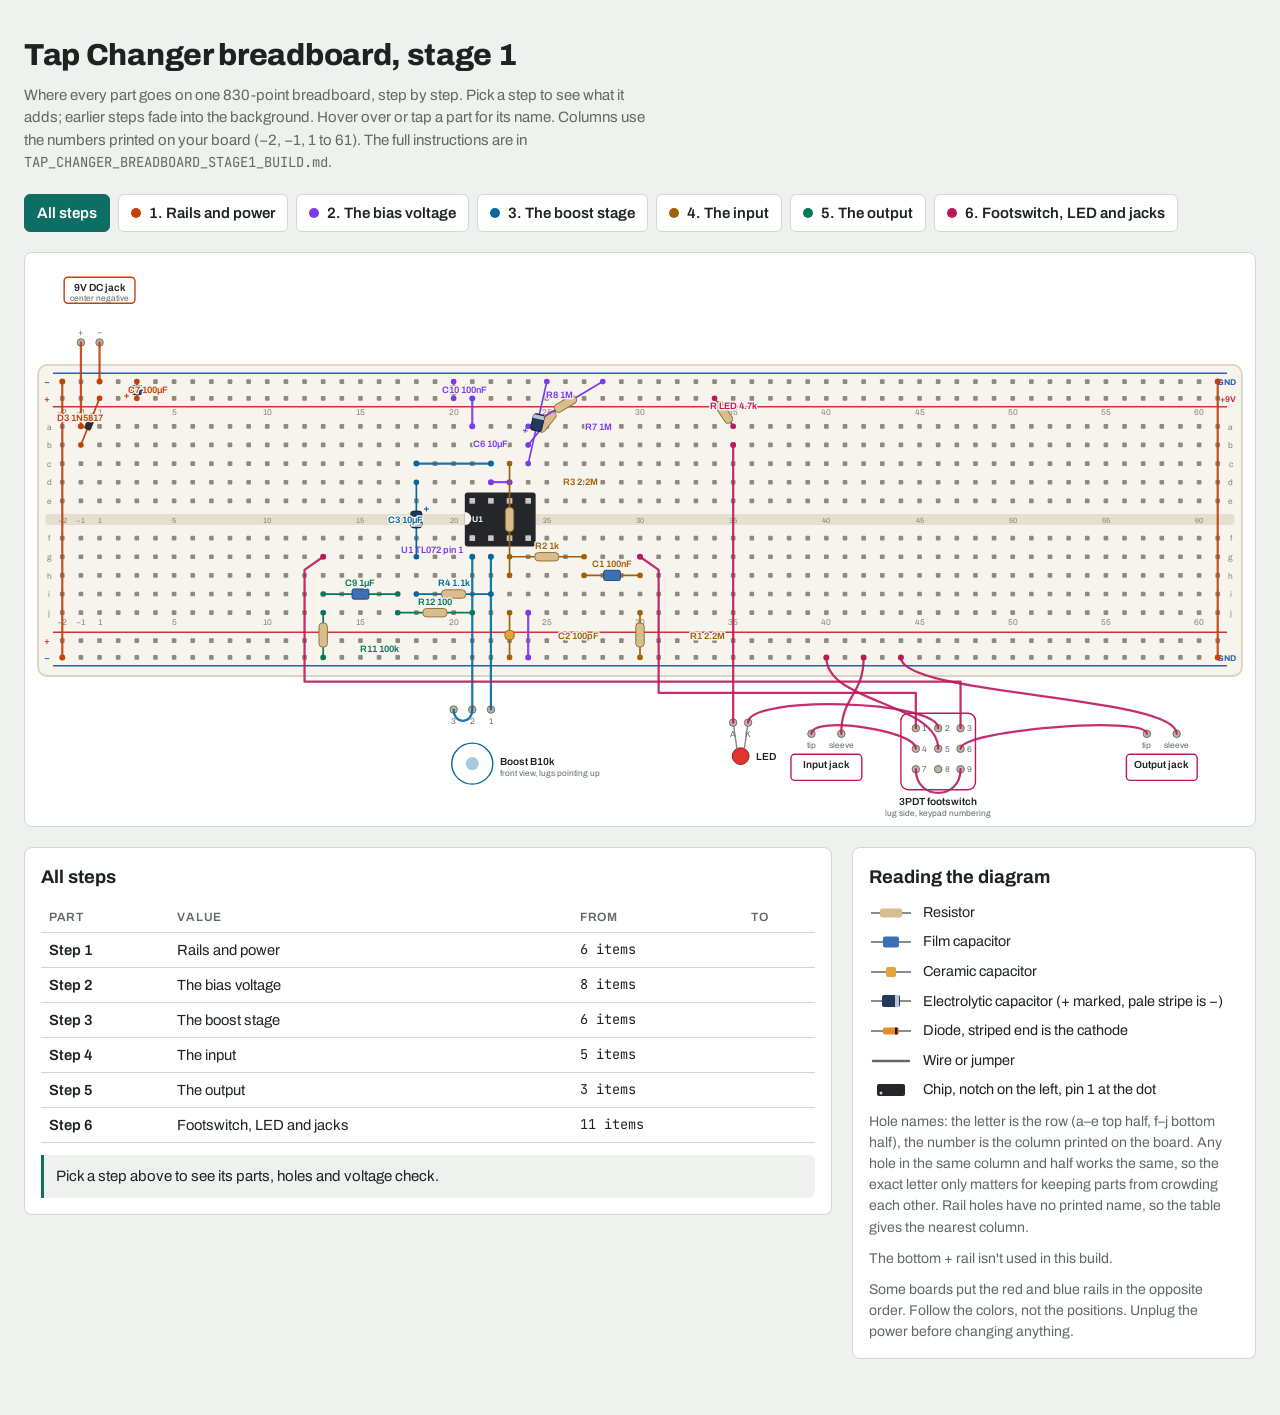
<file: pedals/boost/TAP_CHANGER_BREADBOARD_STAGE1_LAYOUT.html>
<!DOCTYPE html>
<html lang="en">
<meta charset="utf-8">
<meta name="viewport" content="width=device-width, initial-scale=1, viewport-fit=cover">
<title>Tap Changer Breadboard Layout</title>
<meta name="claude:viewport-fit-sides" content="cover">
<link rel="stylesheet" href="https://fonts.googleapis.com/css2?family=Archivo:wght@400;600;800&family=JetBrains+Mono:wght@400;600&display=swap">
<style>
/* Layout: header, step selector, wide scrollable board diagram, then the selected step's placement table */
:root {
  --bg: #eef1ee; --panel: #ffffff; --fg: #1d2420; --muted: #5d6b63; --line: #cfd8d2;
  --accent: #0f6e64; --accent-fg: #ffffff;
  --board: #f6f4ec; --board-edge: #d9d4c4; --hole: #8f8a7c; --groove: #e4dfcf;
  --rail-red: #d0343a; --rail-blue: #2f5fb3;
  --s1: #c2410c; --s2: #7c3aed; --s3: #0369a1; --s4: #a16207; --s5: #047857; --s6: #be185d;
  --font-display: "Archivo", "Segoe UI", system-ui, sans-serif;
  --font-body: "Archivo", "Segoe UI", system-ui, sans-serif;
  --font-mono: "JetBrains Mono", ui-monospace, Consolas, monospace;
}
@media (prefers-color-scheme: dark) { :root:not([data-theme="light"]) {
  --bg: #141917; --panel: #1c2320; --fg: #e4ebe7; --muted: #9aaba2; --line: #2e3833;
  --accent: #3fb8a8; --accent-fg: #0d1513; --board: #e9e6dc; --board-edge: #bdb7a5; color-scheme: dark } }
:root[data-theme="dark"] {
  --bg: #141917; --panel: #1c2320; --fg: #e4ebe7; --muted: #9aaba2; --line: #2e3833;
  --accent: #3fb8a8; --accent-fg: #0d1513; --board: #e9e6dc; --board-edge: #bdb7a5; color-scheme: dark }
body { background: var(--bg); color: var(--fg); font-family: var(--font-body); font-size: 15px; line-height: 1.5; }
.wrap { max-width: 1400px; margin: 0 auto; padding-block: 24px 48px;
  padding-left: max(16px, env(safe-area-inset-left, 0px)); padding-right: max(16px, env(safe-area-inset-right, 0px));
  display: grid; gap: 20px; }
header { display: grid; gap: 6px; }
h1 { font-family: var(--font-display); font-weight: 800; font-size: 1.9rem; margin: 0; text-wrap: balance; letter-spacing: -0.01em; }
.sub { color: var(--muted); margin: 0; max-width: 70ch; }
.mono { font-family: var(--font-mono); font-size: 0.92em; }
.steps { display: flex; flex-wrap: wrap; gap: 8px; }
.steps button { font: inherit; font-weight: 600; border: 1px solid var(--line); background: var(--panel); color: var(--fg);
  padding: 7px 12px; border-radius: 6px; cursor: pointer; display: inline-flex; align-items: center; gap: 8px; }
.steps button .dot { width: 10px; height: 10px; border-radius: 50%; }
.steps button[aria-pressed="true"] { background: var(--accent); color: var(--accent-fg); border-color: var(--accent); }
.steps button:focus-visible { outline: 2px solid var(--accent); outline-offset: 2px; }
.board-scroll { overflow-x: auto; background: var(--panel); border: 1px solid var(--line); border-radius: 8px; }
.board-scroll svg { display: block; width: 100%; min-width: 1050px; height: auto; }
.info { display: grid; grid-template-columns: minmax(0, 2fr) minmax(0, 1fr); gap: 20px; align-items: start; }
@media (max-width: 860px) { .info { grid-template-columns: minmax(0, 1fr); } }
.card { background: var(--panel); border: 1px solid var(--line); border-radius: 8px; padding: 16px; min-width: 0; }
.card h2 { font-family: var(--font-display); font-size: 1.15rem; margin: 0 0 10px; }
.check { margin: 12px 0 0; padding: 10px 12px; border-left: 3px solid var(--accent); background: var(--bg); border-radius: 0 6px 6px 0; }
.table-scroll { overflow-x: auto; }
table { border-collapse: collapse; width: 100%; font-size: 0.92rem; }
th, td { text-align: left; padding: 6px 8px; border-bottom: 1px solid var(--line); vertical-align: top; }
th { font-size: 0.75rem; text-transform: uppercase; letter-spacing: 0.06em; color: var(--muted); font-weight: 600; }
td.ref { font-weight: 600; white-space: nowrap; }
.legend { display: grid; gap: 8px; font-size: 0.9rem; }
.legend div { display: flex; gap: 10px; align-items: center; }
.legend svg { flex: none; }
.note { color: var(--muted); font-size: 0.88rem; margin: 10px 0 0; }
svg text { font-family: var(--font-body); }
.lbl { font-size: 10px; font-weight: 600; paint-order: stroke; stroke: var(--board); stroke-width: 3px; stroke-linejoin: round; }
.offlbl { font-size: 11px; font-weight: 600; fill: var(--fg); }
.offsmall { font-size: 9px; fill: var(--muted); }
.part { transition: opacity .2s; }
@media (prefers-reduced-motion: reduce) { .part { transition: none; } }
</style>

<div class="wrap">
  <header>
    <h1>Tap Changer breadboard, stage 1</h1>
    <p class="sub">Where every part goes on one 830-point breadboard, step by step. Pick a step to see what it adds; earlier steps fade into the background. Hover over or tap a part for its name. Columns use the numbers printed on your board (−2, −1, 1 to 61). The full instructions are in <span class="mono">TAP_CHANGER_BREADBOARD_STAGE1_BUILD.md</span>.</p>
  </header>

  <div class="steps" id="steps" role="group" aria-label="Build step"></div>

  <div class="board-scroll"><svg id="board" viewBox="0 0 1320 615" role="img" aria-label="Breadboard layout diagram"></svg></div>

  <div class="info">
    <div class="card">
      <h2 id="step-title"></h2>
      <div class="table-scroll"><table><thead><tr><th>Part</th><th>Value</th><th>From</th><th>To</th></tr></thead><tbody id="rows"></tbody></table></div>
      <p class="check" id="step-check"></p>
    </div>
    <div class="card">
      <h2>Reading the diagram</h2>
      <div class="legend" id="legend"></div>
      <p class="note">Hole names: the letter is the row (a–e top half, f–j bottom half), the number is the column printed on the board. Any hole in the same column and half works the same, so the exact letter only matters for keeping parts from crowding each other. Rail holes have no printed name, so the table gives the nearest column.</p>
      <p class="note">The bottom + rail isn't used in this build.</p>
      <p class="note">Some boards put the red and blue rails in the opposite order. Follow the colors, not the positions. Unplug the power before changing anything.</p>
    </div>
  </div>
</div>

<script>
const NS = 'http://www.w3.org/2000/svg';
const P = 20, X0 = 40, BY = 120;
const idx = c => c < 0 ? c + 3 : c + 2;
const colX = c => X0 + (idx(c) - 1) * P;
const ROWY = { a: 186, b: 206, c: 226, d: 246, e: 266, f: 306, g: 326, h: 346, i: 366, j: 386 };
const RAILY = { TB: 138, TR: 156, BR: 416, BG: 434 };
const RAILNAME = { TB: 'top − rail', TR: 'top + rail', BR: 'bottom + rail', BG: 'bottom − rail' };
const TOPY = 96, BOTY = 490;

const STEPS = [
  { n: 1, name: 'Rails and power', check: 'Plug in. Black probe on a − rail: about 8.6–8.8 V on the top + rail, 0 V on the bottom − rail.' },
  { n: 2, name: 'The bias voltage', check: 'Wait about 20 seconds. b21: the same as your rail reading. a22: about 4.3 V, half your rail reading. d24: about 4.3 V, and it can read a little low.' },
  { n: 3, name: 'The boost stage', check: 'No check on this step: this half of the chip won\'t settle until the input parts in the next step are in.' },
  { n: 4, name: 'The input', check: 'Wait about 20 seconds. h21 (the same strip as chip pin 1): about 4.3 V at every Boost setting. Don\'t measure chip pin 3: the meter loads R3 and reads low.' },
  { n: 5, name: 'The output', check: 'h13: 0 V, because C9 blocks the 4.3 V from reaching the amp.' },
  { n: 6, name: 'Footswitch, LED and jacks', check: 'Power off, meter on continuity: the two jack tips beep in one footswitch position (bypass) and not the other. Plugged in: the LED lights with the boost on.' },
];

// Off-board parts and their terminals
const OFF = [
  { id: 'dc', step: 1, kind: 'jack', x: colX(1), y: 40, name: '9V DC jack', sub: 'center negative', top: true,
    terms: { '+': [colX(-1), TOPY, 'sleeve lug (+)'], '-': [colX(1), TOPY, 'center-pin lug (−)'] } },
  { id: 'pot', step: 3, kind: 'pot', x: colX(21), y: 548, name: 'Boost B10k', sub: 'front view, lugs pointing up',
    terms: { 3: [colX(20), BOTY, 'lug 3'], 2: [colX(21), BOTY, 'lug 2'], 1: [colX(22), BOTY, 'lug 1'] } },
  { id: 'led', step: 6, kind: 'led', x: colX(35.4), y: 540, name: 'LED',
    terms: { A: [colX(35), BOTY + 14, 'long leg'], K: [colX(35.8), BOTY + 14, 'short leg'] } },
  { id: 'in', step: 6, kind: 'jack', x: colX(40), y: 552, name: 'Input jack',
    terms: { tip: [colX(39.2), BOTY + 26, 'tip lug'], sleeve: [colX(40.8), BOTY + 26, 'sleeve lug'] } },
  { id: 'fs', step: 6, kind: 'fs', x: colX(46), y: 538, name: '3PDT footswitch', terms: {} },
  { id: 'out', step: 6, kind: 'jack', x: colX(58), y: 552, name: 'Output jack',
    terms: { tip: [colX(57.2), BOTY + 26, 'tip lug'], sleeve: [colX(58.8), BOTY + 26, 'sleeve lug'] } },
];
// footswitch lugs, numbered like a phone keypad
{ const fs = OFF.find(o => o.id === 'fs');
  for (let r = 0; r < 3; r++) for (let c = 0; c < 3; c++) fs.terms[r * 3 + c + 1] = [fs.x + (c - 1) * 24, fs.y - 28 + r * 22, 'lug ' + (r * 3 + c + 1)]; }
const OFFNAME = { dc: 'DC jack', pot: 'Boost pot', in: 'Input jack', fs: 'Footswitch', led: 'LED', out: 'Output jack' };

const CHIPS = [
  { step: 2, ref: 'U1', value: 'TL072', col: 21 },
];

// [step, kind, ref, value, from, to]  (ecap: from = + leg; diode: from = plain end, to = striped end)
const PARTS = [
  [1, 'wire', 'Jumper', 'Joins the − rails', 'TB@-2', 'BG@-2'],
  [1, 'wire', 'Jumper', 'Joins the − rails', 'TB@61', 'BG@61'],
  [1, 'wire', 'Wire', 'DC +', 'dc:+', 'a-1'],
  [1, 'wire', 'Wire', 'DC −', 'dc:-', 'TB@1'],
  [1, 'sch', 'D3', '1N5817', 'b-1', 'TR@1'],
  [1, 'ecap', 'C7', '100µF', 'TR@3', 'TB@3'],

  [2, 'cer', 'C10', '100nF', 'TR@20', 'TB@20'],
  [2, 'wire', 'Jumper', '+9V to pin 8', 'a21', 'TR@21'],
  [2, 'wire', 'Jumper', 'pin 4 to GND', 'j24', 'BG@24'],
  [2, 'res', 'R7', '1M', 'b24', 'TR@26'],
  [2, 'res', 'R8', '1M', 'a24', 'TB@28'],
  [2, 'ecap', 'C6', '10µF', 'c24', 'TB@25'],
  [2, 'wire', 'Jumper', 'pin 7 to pin 6', 'd22', 'd23'],

  [3, 'wire', 'Jumper', 'VB to column 18', 'c22', 'c18'],
  [3, 'res', 'R4', '1.1k', 'i22', 'i18'],
  [3, 'ecap', 'C3', '10µF', 'd18', 'g18'],
  [3, 'wire', 'Wire', 'Pot lug 1', 'pot:1', 'g22'],
  [3, 'wire', 'Wire', 'Pot lug 2', 'pot:2', 'g21'],
  [3, 'wire', 'Link', 'Pot lug 2 to lug 3', 'pot:2', 'pot:3', {k:16}],

  [4, 'res', 'R1', '2.2M', 'j30', 'BG@30'],
  [4, 'film', 'C1', '100nF', 'h30', 'h27'],
  [4, 'res', 'R2', '1k', 'g27', 'g23'],
  [4, 'cer', 'C2', '100pF', 'j23', 'BG@23'],
  [4, 'res', 'R3', '2.2M', 'h23', 'c23'],

  [5, 'res', 'R12', '100', 'j21', 'j17'],
  [5, 'film', 'C9', '1µF', 'i17', 'i13'],
  [5, 'res', 'R11', '100k', 'j13', 'BG@13'],

  [6, 'wire', 'Link', 'Lug 7 to lug 9', 'fs:7', 'fs:9', {k:34}],
  [6, 'wire', 'Wire', 'Input tip', 'in:tip', 'fs:4', {k:-20}],
  [6, 'wire', 'Wire', 'Output tip', 'out:tip', 'fs:6', {k:-20}],
  [6, 'wire', 'Wire', 'LED short leg', 'led:K', 'fs:2', {k:-30}],
  [6, 'wire', 'Wire', 'Circuit input', 'fs:1', 'g30', {via:[[31,472],[31,340]]}],
  [6, 'wire', 'Wire', 'Circuit output', 'fs:3', 'g13', {via:[[12,460],[12,340]]}],
  [6, 'wire', 'Wire', 'Footswitch GND', 'fs:5', 'BG@40'],
  [6, 'res', 'R LED', '4.7k', 'TR@34', 'a35'],
  [6, 'wire', 'Wire', 'LED long leg', 'b35', 'led:A'],
  [6, 'wire', 'Wire', 'Input sleeve', 'in:sleeve', 'BG@42'],
  [6, 'wire', 'Wire', 'Output sleeve', 'out:sleeve', 'BG@44'],
];

function pt(s) {
  let m;
  if ((m = /^([a-j])(-?\d+)$/.exec(s))) return [colX(+m[2]), ROWY[m[1]]];
  if ((m = /^(TB|TR|BR|BG)@(-?\d+)$/.exec(s))) return [colX(+m[2]), RAILY[m[1]]];
  const [id, t] = s.split(':'); const o = OFF.find(o => o.id === id);
  return o.terms[t];
}
function desc(s) {
  let m;
  if ((m = /^([a-j])(-?\d+)$/.exec(s))) return +m[2] < 0 ? `${m[1]}(−${-m[2]})` : s;
  if ((m = /^(TB|TR|BR|BG)@(-?\d+)$/.exec(s))) {
    const where = m[2] === '-2' ? 'leftmost hole' : m[2] === '61' ? 'rightmost hole' : `nearest column ${m[2]}`;
    return `${RAILNAME[m[1]]}, ${where}`;
  }
  const [id, t] = s.split(':'); const o = OFF.find(o => o.id === id);
  return `${OFFNAME[id]} ${o.terms[t][2]}`;
}
const el = (tag, attrs = {}, parent) => { const e = document.createElementNS(NS, tag);
  for (const k in attrs) e.setAttribute(k, attrs[k]); if (parent) parent.appendChild(e); return e; };
const stepColor = n => `var(--s${n})`;

const svg = document.getElementById('board');

function drawBoard() {
  const g = el('g', {}, svg);
  el('rect', { x: 14, y: BY, width: 1292, height: 334, rx: 10, fill: 'var(--board)', stroke: 'var(--board-edge)', 'stroke-width': 2 }, g);
  el('rect', { x: 22, y: 280, width: 1276, height: 12, rx: 3, fill: 'var(--groove)' }, g);
  // rails
  for (const [k, y] of Object.entries(RAILY)) {
    const red = k === 'TR' || k === 'BR';
    const ly = (k === 'TB' || k === 'TR') ? (k === 'TB' ? y - 9 : y + 9) : (k === 'BR' ? y - 9 : y + 9);
    el('line', { x1: 30, x2: 1290, y1: ly, y2: ly, stroke: red ? 'var(--rail-red)' : 'var(--rail-blue)', 'stroke-width': 1.5 }, g);
    for (let i = 1; i <= 63; i++) el('rect', { x: X0 + (i - 1) * P - 2.5, y: y - 2.5, width: 5, height: 5, rx: 1, fill: 'var(--hole)' }, g);
    const t = el('text', { x: 24, y: y + 3.5, 'font-size': 10, 'font-weight': 700, fill: red ? 'var(--rail-red)' : 'var(--rail-blue)', 'text-anchor': 'middle' }, g);
    t.textContent = red ? '+' : '−';
  }
  const railTag = [['TB', 'GND'], ['TR', '+9V'], ['BG', 'GND']];
  for (const [k, txt] of railTag) {
    const red = k === 'TR' || k === 'BR';
    const t = el('text', { x: 1300, y: RAILY[k] + 3.5, 'font-size': 9, 'font-weight': 700, fill: red ? 'var(--rail-red)' : 'var(--rail-blue)', 'text-anchor': 'end' }, g);
    t.textContent = txt;
  }
  for (const [r, y] of Object.entries(ROWY)) {
    for (let i = 1; i <= 63; i++) el('rect', { x: X0 + (i - 1) * P - 2.5, y: y - 2.5, width: 5, height: 5, rx: 1, fill: 'var(--hole)' }, g);
    for (const x of [26, 1294]) { const t = el('text', { x, y: y + 3.5, 'font-size': 9, fill: '#8a8475', 'text-anchor': 'middle', 'font-family': 'var(--font-mono)' }, g); t.textContent = r; }
  }
  for (let i = 1; i <= 63; i++) { const c = i < 3 ? i - 3 : i - 2;
    if (c === -2 || c === -1 || c === 1 || c % 5 === 0) for (const [y, fs] of [[174, 9], [289.5, 8], [399, 9]]) {
      const t = el('text', { x: colX(c), y, 'font-size': fs, fill: '#8a8475', 'text-anchor': 'middle', 'font-family': 'var(--font-mono)' }, g); t.textContent = c < 0 ? '−' + (-c) : c;
    }
  }
}

const groups = [];
function partGroup(step, title) {
  const g = el('g', { class: 'part', 'data-step': step }, svg);
  const t = el('title', {}, g); t.textContent = title;
  groups.push(g); return g;
}
function label(g, x, y, txt, color, anchor = 'middle') {
  const t = el('text', { x, y, class: 'lbl', fill: color, 'text-anchor': anchor }, g); t.textContent = txt;
}

function drawOff(o) {
  const g = partGroup(o.step, o.name); const c = stepColor(o.step);
  if (o.kind === 'jack') {
    el('rect', { x: o.x - 38, y: o.y - 14, width: 76, height: 28, rx: 4, fill: 'var(--panel)', stroke: c, 'stroke-width': 1.5 }, g);
    const t = el('text', { x: o.x, y: o.y + 1, class: 'offlbl', 'text-anchor': 'middle' }, g); t.textContent = o.name;
    if (o.sub) { const s = el('text', { x: o.x, y: o.y + 11, class: 'offsmall', 'text-anchor': 'middle' }, g); s.textContent = o.sub; }
  } else if (o.kind === 'pot') {
    el('circle', { cx: o.x, cy: o.y, r: 22, fill: 'var(--panel)', stroke: c, 'stroke-width': 1.5 }, g);
    el('circle', { cx: o.x, cy: o.y, r: 7, fill: c, opacity: 0.35 }, g);
    const t = el('text', { x: o.x + 30, y: o.y + 1, class: 'offlbl' }, g); t.textContent = o.name;
    if (o.sub) { const s = el('text', { x: o.x + 30, y: o.y + 13, class: 'offsmall' }, g); s.textContent = o.sub; }
  } else if (o.kind === 'toggle') {
    el('rect', { x: o.x - 30, y: o.y - 22, width: 60, height: 26, rx: 4, fill: 'var(--panel)', stroke: c, 'stroke-width': 1.5 }, g);
    el('line', { x1: o.x, y1: o.y + 4, x2: o.x + 10, y2: o.y + 26, stroke: c, 'stroke-width': 3, 'stroke-linecap': 'round' }, g);
    const t = el('text', { x: o.x + 36, y: o.y - 4, class: 'offlbl' }, g); t.textContent = o.name;
  } else if (o.kind === 'fs') {
    el('rect', { x: o.x - 40, y: o.y - 44, width: 80, height: 82, rx: 8, fill: 'var(--panel)', stroke: c, 'stroke-width': 1.5 }, g);
    const t = el('text', { x: o.x, y: o.y + 54, class: 'offlbl', 'text-anchor': 'middle' }, g); t.textContent = o.name;
    const s = el('text', { x: o.x, y: o.y + 66, class: 'offsmall', 'text-anchor': 'middle' }, g); s.textContent = 'lug side, keypad numbering';
  } else if (o.kind === 'led') {
    el('circle', { cx: o.x, cy: o.y, r: 9, fill: '#e2342f', stroke: '#8f1d1a', 'stroke-width': 1 }, g);
    el('line', { x1: o.x - 8, y1: BOTY + 14, x2: o.x - 4, y2: o.y - 8, stroke: '#888', 'stroke-width': 1.5 }, g);
    el('line', { x1: o.x + 8, y1: BOTY + 14, x2: o.x + 4, y2: o.y - 8, stroke: '#888', 'stroke-width': 1.5 }, g);
    const t = el('text', { x: o.x + 16, y: o.y + 4, class: 'offlbl' }, g); t.textContent = 'LED';
  }
  for (const [k, [x, y, nm]] of Object.entries(o.terms)) {
    el('circle', { cx: x, cy: y, r: 4, fill: '#b9b4a6', stroke: '#6d685b', 'stroke-width': 1 }, g);
    const short = o.kind === 'fs' ? k : o.kind === 'pot' ? k
      : o.kind === 'led' ? ({ A: 'A', K: 'K' })[k] : (k === '+' ? '+' : k === '-' ? '−' : k);
    const above = !o.top && o.kind !== 'fs' && o.kind !== 'led' && o.kind !== 'jack';
    const ty = o.kind === 'fs' ? y + 3 : o.top ? y - 8 : above ? y + 15 : y + 15;
    const tx = o.kind === 'fs' ? x + 7 : x;
    const t = el('text', { x: tx, y: ty, class: 'offsmall', 'text-anchor': o.kind === 'fs' ? 'start' : 'middle' }, g); t.textContent = short;
  }
}

function drawChip(ch) {
  const g = partGroup(ch.step, `${ch.ref} ${ch.value}, columns ${ch.col}–${ch.col + 3}, notch left`);
  const x1 = colX(ch.col) - 8, x2 = colX(ch.col + 3) + 8;
  el('rect', { x: x1, y: ROWY.e - 9, width: x2 - x1, height: ROWY.f - ROWY.e + 18, rx: 3, fill: '#24262a' }, g);
  el('path', { d: `M ${x1} 278 a 7 7 0 0 1 0 14`, fill: 'var(--board)' }, g);
  el('circle', { cx: colX(ch.col), cy: ROWY.f - 1, r: 2, fill: '#cfcfcf' }, g);
  for (let i = 0; i < 4; i++) { el('rect', { x: colX(ch.col + i) - 3, y: ROWY.e - 3, width: 6, height: 6, fill: '#c9c9c9' }, g);
    el('rect', { x: colX(ch.col + i) - 3, y: ROWY.f - 3, width: 6, height: 6, fill: '#c9c9c9' }, g); }
  const t = el('text', { x: x1 + 8, y: 289, 'font-size': 9, 'font-weight': 700, fill: '#f2f2f2' }, g);
  t.textContent = ch.ref;
  label(g, x1 - 2, ROWY.f + 16, `${ch.ref} ${ch.value} pin 1`, stepColor(ch.step), 'end');
}

const LABELS = { R3: [26.8, 249], R7: [27.8, 190], C6: [22, 208], R1: [33.6, 414], C2: [26.7, 414], R11: [16, 428] };
function curve(a, b, force) {
  const [x1, y1] = a, [x2, y2] = b, dy = y2 - y1;
  if (force !== undefined) return `M ${x1} ${y1} C ${x1} ${y1 + force} ${x2} ${y2 + force} ${x2} ${y2}`;
  if (Math.abs(dy) < 30) { const k = y1 < BY ? -30 : (Math.abs(x2 - x1) > 200 ? 100 : 50); return `M ${x1} ${y1} C ${x1} ${y1 + k} ${x2} ${y2 + k} ${x2} ${y2}`; }
  return `M ${x1} ${y1} C ${x1} ${y1 + dy * 0.5} ${x2} ${y2 - dy * 0.5} ${x2} ${y2}`;
}

function drawPart([step, kind, ref, value, from, to, opt = {}]) {
  const a = pt(from), b = pt(to), c = stepColor(step);
  const title = `${ref === 'Wire' || ref === 'Jumper' || ref === 'Link' ? value : ref + ' ' + value}: ${desc(from)} to ${desc(to)}`;
  const g = partGroup(step, title);
  const offA = !/^[a-j]-?\d|@/.test(from), offB = !/^[a-j]-?\d|@/.test(to);
  if (kind === 'wire') {
    let d = (offA || offB) ? curve(a, b, opt.k) : `M ${a[0]} ${a[1]} L ${b[0]} ${b[1]}`;
    if (opt.via) d = `M ${a[0]} ${a[1]} L ${a[0]} ${opt.via[0][1]} ` + opt.via.map(([c, y]) => `L ${colX(c)} ${y}`).join(' ') + ` L ${b[0]} ${b[1]}`;
    el('path', { d, fill: 'none', stroke: c, 'stroke-width': 2.4, 'stroke-linecap': 'round', 'stroke-linejoin': 'round', opacity: 0.9 }, g);
    for (const [p, off] of [[a, offA], [b, offB]]) if (!off) el('circle', { cx: p[0], cy: p[1], r: 3.2, fill: c }, g);
    return;
  }
  const [x1, y1] = a, [x2, y2] = b, len = Math.hypot(x2 - x1, y2 - y1), ang = Math.atan2(y2 - y1, x2 - x1) * 180 / Math.PI;
  el('line', { x1, y1, x2, y2, stroke: c, 'stroke-width': 1.8, 'stroke-linecap': 'round' }, g);
  el('circle', { cx: x1, cy: y1, r: 3, fill: c }, g); el('circle', { cx: x2, cy: y2, r: 3, fill: c }, g);
  const mx = (x1 + x2) / 2, my = (y1 + y2) / 2;
  const body = el('g', { transform: `translate(${mx} ${my}) rotate(${ang})` }, g);
  const L = Math.max(10, Math.min(kind === 'res' ? 26 : 18, len - 8));
  if (kind === 'res') {
    el('rect', { x: -L / 2, y: -4.5, width: L, height: 9, rx: 4, fill: '#d9bd8c', stroke: '#8a6d3b', 'stroke-width': 1 }, body);
  } else if (kind === 'film') {
    el('rect', { x: -L / 2, y: -5.5, width: L, height: 11, rx: 2, fill: '#3d6fb5', stroke: '#22457a', 'stroke-width': 1 }, body);
  } else if (kind === 'cer') {
    el('rect', { x: -5, y: -5, width: 10, height: 10, rx: 4, fill: '#e2a33b', stroke: '#9b6a17', 'stroke-width': 1 }, body);
  } else if (kind === 'ecap') {
    el('rect', { x: -L / 2, y: -6, width: L, height: 12, rx: 3, fill: '#23395b', stroke: '#111d30', 'stroke-width': 1 }, body);
    el('rect', { x: L / 2 - 5, y: -6, width: 4, height: 12, fill: '#b9c3d3' }, body);
    const pl = el('text', { x: -L / 2 - 2, y: -8, 'font-size': 10, 'font-weight': 800, fill: c, 'text-anchor': 'middle' }, body); pl.textContent = '+';
  } else {
    const fill = kind === 'ge' ? '#e58b2a' : kind === 'si' ? '#e7a7a0' : '#2b2b2b';
    const band = kind === 'sch' ? '#e8e8e8' : '#1b1b1b';
    el('rect', { x: -L / 2, y: -3.5, width: L, height: 7, rx: 2, fill, stroke: '#5a3d1a', 'stroke-width': 0.8 }, body);
    el('rect', { x: L / 2 - 4, y: -3.5, width: 2.5, height: 7, fill: band }, body);
  }
  // label offset perpendicular to the part
  if (LABELS[ref]) { label(g, colX(LABELS[ref][0]), LABELS[ref][1], `${ref} ${value}`, c); return; }
  const nx = -(y2 - y1) / (len || 1), ny = (x2 - x1) / (len || 1);
  const s = ny > 0 ? -1 : 1;
  label(g, mx + nx * 12 * s, my + ny * 12 * s + 3.5, `${ref} ${value}`, c);
}

drawBoard();
OFF.forEach(drawOff);
CHIPS.forEach(drawChip);
PARTS.forEach(drawPart);

// Legend
const legend = document.getElementById('legend');
const LEG = [
  ['res', 'Resistor'], ['film', 'Film capacitor'], ['cer', 'Ceramic capacitor'],
  ['ecap', 'Electrolytic capacitor (+ marked, pale stripe is −)'], ['ge', 'Diode, striped end is the cathode'], ['wire', 'Wire or jumper'], ['chip', 'Chip, notch on the left, pin 1 at the dot'],
];
for (const [k, txt] of LEG) {
  const row = document.createElement('div');
  const s = document.createElementNS(NS, 'svg'); s.setAttribute('width', 44); s.setAttribute('height', 16); s.setAttribute('viewBox', '0 0 44 16');
  if (k === 'wire') el('path', { d: 'M 4 8 L 40 8', stroke: 'var(--muted)', 'stroke-width': 2.4, 'stroke-linecap': 'round' }, s);
  else if (k === 'chip') { el('rect', { x: 8, y: 2, width: 28, height: 12, rx: 2, fill: '#24262a' }, s); el('circle', { cx: 12, cy: 11, r: 1.5, fill: '#ccc' }, s); }
  else {
    el('line', { x1: 2, y1: 8, x2: 42, y2: 8, stroke: 'var(--muted)', 'stroke-width': 1.6 }, s);
    const m = { res: ['#d9bd8c', 22, 9], film: ['#3d6fb5', 16, 11], cer: ['#e2a33b', 10, 10], ecap: ['#23395b', 18, 12], ge: ['#e58b2a', 16, 7] }[k];
    el('rect', { x: 22 - m[1] / 2, y: 8 - m[2] / 2, width: m[1], height: m[2], rx: 2, fill: m[0] }, s);
    if (k === 'ge') el('rect', { x: 26, y: 4.5, width: 2.5, height: 7, fill: '#1b1b1b' }, s);
    if (k === 'ecap') el('rect', { x: 26, y: 2, width: 4, height: 12, fill: '#b9c3d3' }, s);
  }
  const span = document.createElement('span'); span.textContent = txt;
  row.append(s, span); legend.appendChild(row);
}

// Step selector
const stepsEl = document.getElementById('steps');
const buttons = [];
function mkBtn(n, txt) {
  const b = document.createElement('button'); b.type = 'button'; b.id = 'step-btn-' + n;
  if (n) { const d = document.createElement('span'); d.className = 'dot'; d.style.background = stepColor(n); b.appendChild(d); }
  b.append(txt); b.addEventListener('click', () => show(n)); stepsEl.appendChild(b); buttons.push([n, b]);
}
mkBtn(0, 'All steps');
STEPS.forEach(s => mkBtn(s.n, `${s.n}. ${s.name}`));

function show(n) {
  buttons.forEach(([k, b]) => b.setAttribute('aria-pressed', String(k === n)));
  for (const g of groups) {
    const s = +g.dataset.step;
    if (n === 0 || s === n) { g.style.display = ''; g.style.opacity = 1; }
    else if (s < n) { g.style.display = ''; g.style.opacity = 0.22; }
    else g.style.display = 'none';
  }
  const rows = document.getElementById('rows'); rows.innerHTML = '';
  const title = document.getElementById('step-title'), check = document.getElementById('step-check');
  const list = n === 0 ? [] : PARTS.filter(p => p[0] === n);
  const chips = n === 0 ? [] : CHIPS.filter(c => c.step === n);
  const add = cells => { const tr = document.createElement('tr');
    cells.forEach((c, i) => { const td = document.createElement('td'); td.textContent = c; if (i === 0) td.className = 'ref'; if (i >= 2) td.classList.add('mono'); tr.appendChild(td); });
    rows.appendChild(tr); };
  if (n === 0) {
    title.textContent = 'All steps';
    check.textContent = 'Pick a step above to see its parts, holes and voltage check.';
    STEPS.forEach(s => add([`Step ${s.n}`, s.name, `${PARTS.filter(p => p[0] === s.n).length + CHIPS.filter(c => c.step === s.n).length} items`, '']));
    try { localStorage.setItem('tapchanger-step', '0'); } catch (e) {}
    return;
  }
  const st = STEPS[n - 1];
  title.textContent = `Step ${n}: ${st.name}`;
  chips.forEach(c => add([c.ref, c.value, `columns ${c.col}–${c.col + 3}`, 'notch left, pin 1 in f' + c.col]));
  list.forEach(([, kind, ref, value, from, to]) => {
    const isWire = ref === 'Wire' || ref === 'Jumper' || ref === 'Link';
    const v = isWire ? value : value + (kind === 'ecap' ? ' (+ at From)' : ['ge', 'si', 'sch'].includes(kind) ? ' (stripe at To)' : '');
    add([ref, v, desc(from), desc(to)]);
  });
  check.textContent = 'Check: ' + st.check;
  try { localStorage.setItem('tapchanger-step', String(n)); } catch (e) {}
}
let start = 0;
try { const v = parseInt(localStorage.getItem('tapchanger-step'), 10); if (v >= 0 && v <= 6) start = v; } catch (e) {}
show(start);
</script>
</html>
</file>
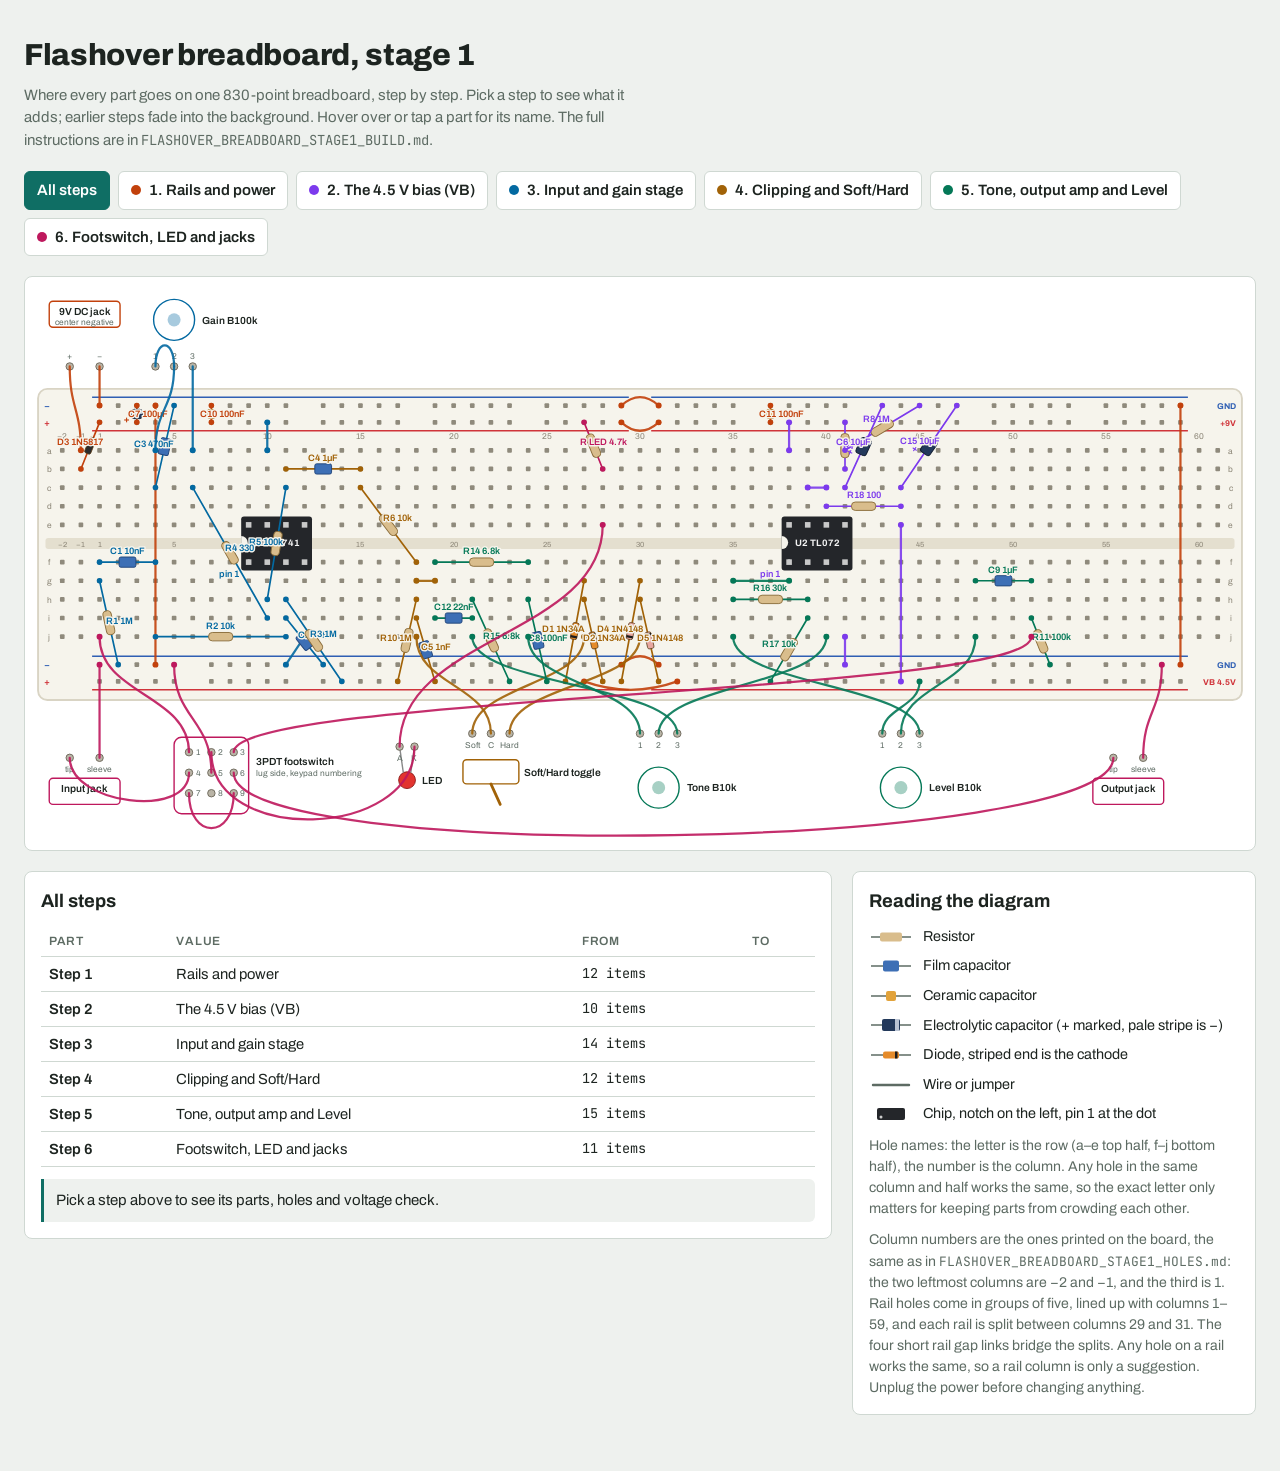
<file: pedals/distortion/kicad/FLASHOVER_BREADBOARD_STAGE1_LAYOUT.html>
<!DOCTYPE html>
<title>Flashover Breadboard Layout</title>
<meta name="claude:viewport-fit-sides" content="cover">
<link rel="stylesheet" href="https://fonts.googleapis.com/css2?family=Archivo:wght@400;600;800&family=JetBrains+Mono:wght@400;600&display=swap">
<style>
/* Layout: header, step selector, wide scrollable board diagram, then the selected step's placement table */
:root {
  --bg: #eef1ee; --panel: #ffffff; --fg: #1d2420; --muted: #5d6b63; --line: #cfd8d2;
  --accent: #0f6e64; --accent-fg: #ffffff;
  --board: #f6f4ec; --board-edge: #d9d4c4; --hole: #8f8a7c; --groove: #e4dfcf;
  --rail-red: #d0343a; --rail-blue: #2f5fb3;
  --s1: #c2410c; --s2: #7c3aed; --s3: #0369a1; --s4: #a16207; --s5: #047857; --s6: #be185d;
  --font-display: "Archivo", "Segoe UI", system-ui, sans-serif;
  --font-body: "Archivo", "Segoe UI", system-ui, sans-serif;
  --font-mono: "JetBrains Mono", ui-monospace, Consolas, monospace;
}
@media (prefers-color-scheme: dark) { :root:not([data-theme="light"]) {
  --bg: #141917; --panel: #1c2320; --fg: #e4ebe7; --muted: #9aaba2; --line: #2e3833;
  --accent: #3fb8a8; --accent-fg: #0d1513; --board: #e9e6dc; --board-edge: #bdb7a5; color-scheme: dark } }
:root[data-theme="dark"] {
  --bg: #141917; --panel: #1c2320; --fg: #e4ebe7; --muted: #9aaba2; --line: #2e3833;
  --accent: #3fb8a8; --accent-fg: #0d1513; --board: #e9e6dc; --board-edge: #bdb7a5; color-scheme: dark }
body { background: var(--bg); color: var(--fg); font-family: var(--font-body); font-size: 15px; line-height: 1.5; }
.wrap { max-width: 1400px; margin: 0 auto; padding-block: 24px 48px;
  padding-left: max(16px, env(safe-area-inset-left, 0px)); padding-right: max(16px, env(safe-area-inset-right, 0px));
  display: grid; gap: 20px; }
header { display: grid; gap: 6px; }
h1 { font-family: var(--font-display); font-weight: 800; font-size: 1.9rem; margin: 0; text-wrap: balance; letter-spacing: -0.01em; }
.sub { color: var(--muted); margin: 0; max-width: 70ch; }
.mono { font-family: var(--font-mono); font-size: 0.92em; }
.steps { display: flex; flex-wrap: wrap; gap: 8px; }
.steps button { font: inherit; font-weight: 600; border: 1px solid var(--line); background: var(--panel); color: var(--fg);
  padding: 7px 12px; border-radius: 6px; cursor: pointer; display: inline-flex; align-items: center; gap: 8px; }
.steps button .dot { width: 10px; height: 10px; border-radius: 50%; }
.steps button[aria-pressed="true"] { background: var(--accent); color: var(--accent-fg); border-color: var(--accent); }
.steps button:focus-visible { outline: 2px solid var(--accent); outline-offset: 2px; }
.board-scroll { overflow-x: auto; background: var(--panel); border: 1px solid var(--line); border-radius: 8px; }
.board-scroll svg { display: block; width: 100%; min-width: 1050px; height: auto; }
.info { display: grid; grid-template-columns: minmax(0, 2fr) minmax(0, 1fr); gap: 20px; align-items: start; }
@media (max-width: 860px) { .info { grid-template-columns: minmax(0, 1fr); } }
.card { background: var(--panel); border: 1px solid var(--line); border-radius: 8px; padding: 16px; min-width: 0; }
.card h2 { font-family: var(--font-display); font-size: 1.15rem; margin: 0 0 10px; }
.check { margin: 12px 0 0; padding: 10px 12px; border-left: 3px solid var(--accent); background: var(--bg); border-radius: 0 6px 6px 0; }
.table-scroll { overflow-x: auto; }
table { border-collapse: collapse; width: 100%; font-size: 0.92rem; }
th, td { text-align: left; padding: 6px 8px; border-bottom: 1px solid var(--line); vertical-align: top; }
th { font-size: 0.75rem; text-transform: uppercase; letter-spacing: 0.06em; color: var(--muted); font-weight: 600; }
td.ref { font-weight: 600; white-space: nowrap; }
.legend { display: grid; gap: 8px; font-size: 0.9rem; }
.legend div { display: flex; gap: 10px; align-items: center; }
.legend svg { flex: none; }
.note { color: var(--muted); font-size: 0.88rem; margin: 10px 0 0; }
svg text { font-family: var(--font-body); }
.lbl { font-size: 10px; font-weight: 600; paint-order: stroke; stroke: var(--board); stroke-width: 3px; stroke-linejoin: round; }
.offlbl { font-size: 11px; font-weight: 600; fill: var(--fg); }
.offsmall { font-size: 9px; fill: var(--muted); }
.part { transition: opacity .2s; }
@media (prefers-reduced-motion: reduce) { .part { transition: none; } }
</style>

<div class="wrap">
  <header>
    <h1>Flashover breadboard, stage 1</h1>
    <p class="sub">Where every part goes on one 830-point breadboard, step by step. Pick a step to see what it adds; earlier steps fade into the background. Hover over or tap a part for its name. The full instructions are in <span class="mono">FLASHOVER_BREADBOARD_STAGE1_BUILD.md</span>.</p>
  </header>

  <div class="steps" id="steps" role="group" aria-label="Build step"></div>

  <div class="board-scroll"><svg id="board" viewBox="0 0 1320 615" role="img" aria-label="Breadboard layout diagram"></svg></div>

  <div class="info">
    <div class="card">
      <h2 id="step-title"></h2>
      <div class="table-scroll"><table><thead><tr><th>Part</th><th>Value</th><th>From</th><th>To</th></tr></thead><tbody id="rows"></tbody></table></div>
      <p class="check" id="step-check"></p>
    </div>
    <div class="card">
      <h2>Reading the diagram</h2>
      <div class="legend" id="legend"></div>
      <p class="note">Hole names: the letter is the row (a–e top half, f–j bottom half), the number is the column. Any hole in the same column and half works the same, so the exact letter only matters for keeping parts from crowding each other.</p>
      <p class="note">Column numbers are the ones printed on the board, the same as in <span class="mono">FLASHOVER_BREADBOARD_STAGE1_HOLES.md</span>: the two leftmost columns are −2 and −1, and the third is 1. Rail holes come in groups of five, lined up with columns 1–59, and each rail is split between columns 29 and 31. The four short rail gap links bridge the splits. Any hole on a rail works the same, so a rail column is only a suggestion. Unplug the power before changing anything.</p>
    </div>
  </div>
</div>

<script>
const NS = 'http://www.w3.org/2000/svg';
const P = 20, X0 = 40, BY = 120;
const colX = c => X0 + (c - 1) * P;
const ROWY = { a: 186, b: 206, c: 226, d: 246, e: 266, f: 306, g: 326, h: 346, i: 366, j: 386 };
const RAILY = { TB: 138, TR: 156, BG: 416, VB: 434 };
// The board's printed column numbers: the two leftmost columns are -2 and -1, the third is 1.
const lab = c => c <= 2 ? c - 3 : c - 2;
const labTxt = c => lab(c) < 0 ? '−' + (-lab(c)) : String(lab(c));
const holeName = (r, c) => lab(c) < 0 ? `${r}(${labTxt(c)})` : `${r}${lab(c)}`;
// Rail holes: groups of five lined up with columns 1-59, one empty column between groups,
// and a break in the rail (and its printed line) between columns 29 and 31.
const isRail = c => c >= 3 && c <= 61 && (c - 3) % 6 !== 5;
const RAILNAME = { TB: 'top blue rail (GND)', TR: 'top red rail (+9V)', VB: 'bottom red rail (VB)', BG: 'bottom blue rail (GND)' };
const TOPY = 96, BOTY = 490;

const STEPS = [
  { n: 1, name: 'Rails and power', check: 'Power up. Black probe on a blue rail: about 8.6–8.8 V on the top red rail, 0 V on the bottom blue rail.' },
  { n: 2, name: 'The 4.5 V bias (VB)', check: 'About 4.5 V on T41, T39 and the bottom red rail (give it a few seconds), and about 8.7 V on T38.' },
  { n: 3, name: 'Input and gain stage', check: 'About 4.5 V on T11 (LM741 pin 6) at any Gain setting.' },
  { n: 4, name: 'Clipping and Soft/Hard', check: 'About 4.5 V on B18 in both switch positions.' },
  { n: 5, name: 'Tone, output amp and Level', check: 'About 4.5 V on B38 and B40, and 0 V on B51 (the output).' },
  { n: 6, name: 'Footswitch, LED and jacks', check: 'Power off, meter on continuity: the two jack tips beep in one footswitch position (bypass) and not the other. Powered: the LED lights with the effect on.' },
];

// Off-board parts and their terminals
const OFF = [
  { id: 'dc', step: 1, kind: 'jack', x: colX(2.2), y: 40, name: '9V DC jack', sub: 'center negative', top: true,
    terms: { '+': [colX(1.4), TOPY, 'sleeve (+)'], '-': [colX(3.0), TOPY, 'center (−)'] } },
  { id: 'gain', step: 3, kind: 'pot', x: colX(7), y: 46, name: 'Gain B100k', top: true,
    terms: { 1: [colX(6), TOPY, 'lug 1'], 2: [colX(7), TOPY, 'lug 2'], 3: [colX(8), TOPY, 'lug 3'] } },
  { id: 'in', step: 6, kind: 'jack', x: colX(2.2), y: 552, name: 'Input jack',
    terms: { tip: [colX(1.4), BOTY + 26, 'tip'], sleeve: [colX(3.0), BOTY + 26, 'sleeve'] } },
  { id: 'fs', step: 6, kind: 'fs', x: colX(9), y: 538, name: '3PDT footswitch', terms: {} },
  { id: 'led', step: 6, kind: 'led', x: colX(19.5), y: 540, name: 'LED',
    terms: { A: [colX(19.1), BOTY + 14, 'long leg (A)'], K: [colX(19.9), BOTY + 14, 'short leg (K)'] } },
  { id: 'tog', step: 4, kind: 'toggle', x: colX(24), y: 540, name: 'Soft/Hard toggle',
    terms: { A: [colX(23), BOTY, 'lug A (Soft)'], C: [colX(24), BOTY, 'center lug'], B: [colX(25), BOTY, 'lug B (Hard)'] } },
  { id: 'tone', step: 5, kind: 'pot', x: colX(33), y: 548, name: 'Tone B10k',
    terms: { 1: [colX(32), BOTY, 'lug 1'], 2: [colX(33), BOTY, 'lug 2'], 3: [colX(34), BOTY, 'lug 3'] } },
  { id: 'level', step: 5, kind: 'pot', x: colX(46), y: 548, name: 'Level B10k',
    terms: { 1: [colX(45), BOTY, 'lug 1'], 2: [colX(46), BOTY, 'lug 2'], 3: [colX(47), BOTY, 'lug 3'] } },
  { id: 'out', step: 6, kind: 'jack', x: colX(58.2), y: 552, name: 'Output jack',
    terms: { tip: [colX(57.4), BOTY + 26, 'tip'], sleeve: [colX(59.0), BOTY + 26, 'sleeve'] } },
];
// footswitch lugs, numbered like a phone keypad
{ const fs = OFF.find(o => o.id === 'fs');
  for (let r = 0; r < 3; r++) for (let c = 0; c < 3; c++) fs.terms[r * 3 + c + 1] = [fs.x + (c - 1) * 24, fs.y - 28 + r * 22, 'lug ' + (r * 3 + c + 1)]; }
const OFFNAME = { dc: 'DC jack', gain: 'Gain pot', in: 'Input jack', fs: 'Footswitch', led: 'LED', tog: 'Toggle', tone: 'Tone pot', level: 'Level pot', out: 'Output jack' };

const CHIPS = [
  { step: 2, ref: 'U2', value: 'TL072', col: 40 },
  { step: 3, ref: 'U1', value: 'LM741', col: 11 },
];

// [step, kind, ref, value, from, to]  (ecap: from = + leg; diode: from = anode, to = striped cathode)
const PARTS = [
  [1, 'wire', 'Jumper', 'GND link', 'TB@6', 'BG@6'],
  [1, 'wire', 'Jumper', 'GND link', 'TB@61', 'BG@61'],
  [1, 'wire', 'Wire', 'DC +', 'dc:+', 'a2'],
  [1, 'wire', 'Wire', 'DC −', 'dc:-', 'TB@3'],
  [1, 'sch', 'D3', '1N5817', 'b2', 'TR@3'],
  [1, 'ecap', 'C7', '100µF', 'TR@5', 'TB@5'],
  [1, 'cer', 'C10', '100nF', 'TR@9', 'TB@9'],
  [1, 'cer', 'C11', '100nF', 'TR@39', 'TB@39'],
  [1, 'wire', 'Jumper', 'Rail gap link', 'TB@31', 'TB@33'],
  [1, 'wire', 'Jumper', 'Rail gap link', 'TR@31', 'TR@33'],
  [1, 'wire', 'Jumper', 'Rail gap link', 'BG@31', 'BG@33'],
  [1, 'wire', 'Jumper', 'Rail gap link', 'VB@29', 'VB@34'],

  [2, 'wire', 'Jumper', '+9V to pin 8', 'a40', 'TR@40'],
  [2, 'wire', 'Jumper', 'pin 4 to GND', 'j43', 'BG@43'],
  [2, 'res', 'R7', '1M', 'b43', 'TR@43'],
  [2, 'res', 'R8', '1M', 'a43', 'TB@47'],
  [2, 'ecap', 'C6', '10µF', 'c43', 'TB@45'],
  [2, 'wire', 'Jumper', 'pin 7 to pin 6', 'c41', 'c42'],
  [2, 'res', 'R18', '100', 'd42', 'd46'],
  [2, 'ecap', 'C15', '10µF', 'c46', 'TB@49'],
  [2, 'wire', 'Jumper', 'VB to rail', 'e46', 'VB@46'],

  [3, 'wire', 'Jumper', '+9V to pin 7', 'a12', 'TR@12'],
  [3, 'wire', 'Jumper', 'pin 4 to GND', 'j14', 'BG@13'],
  [3, 'res', 'R1', '1M', 'g3', 'BG@4'],
  [3, 'film', 'C1', '10nF', 'f3', 'f6'],
  [3, 'res', 'R2', '10k', 'j6', 'j13'],
  [3, 'film', 'C2', '1nF', 'i13', 'BG@15'],
  [3, 'res', 'R3', '1M', 'h13', 'VB@16'],
  [3, 'res', 'R5', '100k', 'h12', 'c13'],
  [3, 'res', 'R4', '330', 'i12', 'c8'],
  [3, 'film', 'C3', '470nF', 'c6', 'TB@7'],
  [3, 'wire', 'Wire', 'Gain lug 3', 'gain:3', 'a8'],
  [3, 'wire', 'Wire', 'Gain lug 2', 'gain:2', 'a6'],
  [3, 'wire', 'Link', 'Gain lug 1 to lug 2', 'gain:1', 'gain:2'],

  [4, 'film', 'C4', '1µF', 'b13', 'b17'],
  [4, 'res', 'R6', '10k', 'c17', 'f20'],
  [4, 'wire', 'Jumper', 'B18 to B19', 'g20', 'g21'],
  [4, 'res', 'R10', '1M', 'h20', 'VB@19'],
  [4, 'film', 'C5', '1nF', 'i20', 'VB@21'],
  [4, 'wire', 'Wire', 'Toggle center', 'tog:C', 'j20'],
  [4, 'wire', 'Wire', 'Toggle A (Soft)', 'tog:A', 'j29'],
  [4, 'wire', 'Wire', 'Toggle B (Hard)', 'tog:B', 'j32'],
  [4, 'ge', 'D1', '1N34A', 'g29', 'VB@28'],
  [4, 'ge', 'D2', '1N34A', 'VB@30', 'h29'],
  [4, 'si', 'D4', '1N4148', 'g32', 'VB@31'],
  [4, 'si', 'D5', '1N4148', 'VB@33', 'h32'],

  [5, 'film', 'C12', '22nF', 'i21', 'i23'],
  [5, 'res', 'R15', '6.8k', 'h23', 'VB@25'],
  [5, 'res', 'R14', '6.8k', 'f21', 'f26'],
  [5, 'film', 'C8', '100nF', 'h26', 'VB@27'],
  [5, 'wire', 'Wire', 'Tone lug 1', 'tone:1', 'j26'],
  [5, 'wire', 'Wire', 'Tone lug 3', 'tone:3', 'j23'],
  [5, 'wire', 'Wire', 'Tone lug 2', 'tone:2', 'j42'],
  [5, 'wire', 'Jumper', 'B38 to B35', 'g40', 'g37'],
  [5, 'res', 'R16', '30k', 'h37', 'h41'],
  [5, 'res', 'R17', '10k', 'i41', 'VB@39'],
  [5, 'wire', 'Wire', 'Level lug 3', 'level:3', 'j37'],
  [5, 'wire', 'Wire', 'Level lug 1', 'level:1', 'VB@47'],
  [5, 'wire', 'Wire', 'Level lug 2', 'level:2', 'j50'],
  [5, 'film', 'C9', '1µF', 'g50', 'g53'],
  [5, 'res', 'R11', '100k', 'i53', 'BG@54'],

  [6, 'wire', 'Link', 'Lug 7 to lug 9', 'fs:7', 'fs:9'],
  [6, 'wire', 'Wire', 'Input tip', 'in:tip', 'fs:4'],
  [6, 'wire', 'Wire', 'Output tip', 'out:tip', 'fs:6'],
  [6, 'wire', 'Wire', 'LED cathode', 'led:K', 'fs:2'],
  [6, 'wire', 'Wire', 'Effect in', 'fs:1', 'j3'],
  [6, 'wire', 'Wire', 'Effect out', 'fs:3', 'j53'],
  [6, 'wire', 'Wire', 'Footswitch GND', 'fs:5', 'BG@7'],
  [6, 'res', 'R LED', '4.7k', 'TR@29', 'b30'],
  [6, 'wire', 'Wire', 'LED anode', 'e30', 'led:A'],
  [6, 'wire', 'Wire', 'Input sleeve', 'in:sleeve', 'BG@3'],
  [6, 'wire', 'Wire', 'Output sleeve', 'out:sleeve', 'BG@60'],
];

function pt(s) {
  let m;
  if ((m = /^([a-j])(\d+)$/.exec(s))) return [colX(+m[2]), ROWY[m[1]]];
  if ((m = /^(TB|TR|VB|BG)@(\d+)$/.exec(s))) return [colX(+m[2]), RAILY[m[1]]];
  const [id, t] = s.split(':'); const o = OFF.find(o => o.id === id);
  return o.terms[t];
}
function desc(s) {
  let m;
  if ((m = /^([a-j])(\d+)$/.exec(s))) return `${holeName(m[1], +m[2])} (${'abcde'.includes(m[1]) ? 'T' : 'B'}${labTxt(+m[2])})`;
  if ((m = /^(TB|TR|VB|BG)@(\d+)$/.exec(s))) return `${RAILNAME[m[1]]} at column ${labTxt(+m[2])}`;
  const [id, t] = s.split(':'); const o = OFF.find(o => o.id === id);
  return `${OFFNAME[id]} ${o.terms[t][2]}`;
}
const el = (tag, attrs = {}, parent) => { const e = document.createElementNS(NS, tag);
  for (const k in attrs) e.setAttribute(k, attrs[k]); if (parent) parent.appendChild(e); return e; };
const stepColor = n => `var(--s${n})`;

const svg = document.getElementById('board');

function drawBoard() {
  const g = el('g', {}, svg);
  el('rect', { x: 14, y: BY, width: 1292, height: 334, rx: 10, fill: 'var(--board)', stroke: 'var(--board-edge)', 'stroke-width': 2 }, g);
  el('rect', { x: 22, y: 280, width: 1276, height: 12, rx: 3, fill: 'var(--groove)' }, g);
  // rails
  for (const [k, y] of Object.entries(RAILY)) {
    const red = k === 'TR' || k === 'VB';
    // blue rail is the upper row of each pair (line above it), red the lower (line below it)
    const ly = red ? y + 9 : y - 9;
    for (const [c1, c2] of [[3, 31], [33, 61]])
      el('line', { x1: colX(c1) - 8, x2: colX(c2) + 8, y1: ly, y2: ly, stroke: red ? 'var(--rail-red)' : 'var(--rail-blue)', 'stroke-width': 1.5 }, g);
    for (let c = 1; c <= 63; c++) if (isRail(c)) el('rect', { x: colX(c) - 2.5, y: y - 2.5, width: 5, height: 5, rx: 1, fill: 'var(--hole)' }, g);
    const t = el('text', { x: 24, y: y + 3.5, 'font-size': 10, 'font-weight': 700, fill: red ? 'var(--rail-red)' : 'var(--rail-blue)', 'text-anchor': 'middle' }, g);
    t.textContent = red ? '+' : '−';
  }
  const railTag = [['TB', 'GND'], ['TR', '+9V'], ['VB', 'VB 4.5V'], ['BG', 'GND']];
  for (const [k, txt] of railTag) {
    const red = k === 'TR' || k === 'VB';
    const t = el('text', { x: 1300, y: RAILY[k] + 3.5, 'font-size': 9, 'font-weight': 700, fill: red ? 'var(--rail-red)' : 'var(--rail-blue)', 'text-anchor': 'end' }, g);
    t.textContent = txt;
  }
  for (const [r, y] of Object.entries(ROWY)) {
    for (let c = 1; c <= 63; c++) el('rect', { x: colX(c) - 2.5, y: y - 2.5, width: 5, height: 5, rx: 1, fill: 'var(--hole)' }, g);
    for (const x of [26, 1294]) { const t = el('text', { x, y: y + 3.5, 'font-size': 9, fill: '#8a8475', 'text-anchor': 'middle', 'font-family': 'var(--font-mono)' }, g); t.textContent = r; }
  }
  const shown = c => lab(c) < 0 || lab(c) === 1 || lab(c) % 5 === 0;
  for (let c = 1; c <= 63; c++) if (shown(c)) {
    const t = el('text', { x: colX(c), y: 174, 'font-size': 9, fill: '#8a8475', 'text-anchor': 'middle', 'font-family': 'var(--font-mono)' }, g); t.textContent = labTxt(c);
  }
  for (let c = 1; c <= 63; c++) if (shown(c)) {
    const t = el('text', { x: colX(c), y: 289.5, 'font-size': 8, fill: '#8a8475', 'text-anchor': 'middle', 'font-family': 'var(--font-mono)' }, g); t.textContent = labTxt(c);
  }
}

const groups = [];
function partGroup(step, title) {
  const g = el('g', { class: 'part', 'data-step': step }, svg);
  const t = el('title', {}, g); t.textContent = title;
  groups.push(g); return g;
}
function label(g, x, y, txt, color, anchor = 'middle') {
  const t = el('text', { x, y, class: 'lbl', fill: color, 'text-anchor': anchor }, g); t.textContent = txt;
}

function drawOff(o) {
  const g = partGroup(o.step, o.name); const c = stepColor(o.step);
  if (o.kind === 'jack') {
    el('rect', { x: o.x - 38, y: o.y - 14, width: 76, height: 28, rx: 4, fill: 'var(--panel)', stroke: c, 'stroke-width': 1.5 }, g);
    const t = el('text', { x: o.x, y: o.y + 1, class: 'offlbl', 'text-anchor': 'middle' }, g); t.textContent = o.name;
    if (o.sub) { const s = el('text', { x: o.x, y: o.y + 11, class: 'offsmall', 'text-anchor': 'middle' }, g); s.textContent = o.sub; }
  } else if (o.kind === 'pot') {
    el('circle', { cx: o.x, cy: o.y, r: 22, fill: 'var(--panel)', stroke: c, 'stroke-width': 1.5 }, g);
    el('circle', { cx: o.x, cy: o.y, r: 7, fill: c, opacity: 0.35 }, g);
    const t = el('text', { x: o.x + 30, y: o.y + 4, class: 'offlbl' }, g); t.textContent = o.name;
  } else if (o.kind === 'toggle') {
    el('rect', { x: o.x - 30, y: o.y - 22, width: 60, height: 26, rx: 4, fill: 'var(--panel)', stroke: c, 'stroke-width': 1.5 }, g);
    el('line', { x1: o.x, y1: o.y + 4, x2: o.x + 10, y2: o.y + 26, stroke: c, 'stroke-width': 3, 'stroke-linecap': 'round' }, g);
    const t = el('text', { x: o.x + 36, y: o.y - 4, class: 'offlbl' }, g); t.textContent = o.name;
  } else if (o.kind === 'fs') {
    el('rect', { x: o.x - 40, y: o.y - 44, width: 80, height: 82, rx: 8, fill: 'var(--panel)', stroke: c, 'stroke-width': 1.5 }, g);
    const t = el('text', { x: o.x + 48, y: o.y - 14, class: 'offlbl' }, g); t.textContent = o.name;
    const s = el('text', { x: o.x + 48, y: o.y - 2, class: 'offsmall' }, g); s.textContent = 'lug side, keypad numbering';
  } else if (o.kind === 'led') {
    el('circle', { cx: o.x, cy: o.y, r: 9, fill: '#e2342f', stroke: '#8f1d1a', 'stroke-width': 1 }, g);
    el('line', { x1: o.x - 8, y1: BOTY + 14, x2: o.x - 4, y2: o.y - 8, stroke: '#888', 'stroke-width': 1.5 }, g);
    el('line', { x1: o.x + 8, y1: BOTY + 14, x2: o.x + 4, y2: o.y - 8, stroke: '#888', 'stroke-width': 1.5 }, g);
    const t = el('text', { x: o.x + 16, y: o.y + 4, class: 'offlbl' }, g); t.textContent = 'LED';
  }
  for (const [k, [x, y, nm]] of Object.entries(o.terms)) {
    el('circle', { cx: x, cy: y, r: 4, fill: '#b9b4a6', stroke: '#6d685b', 'stroke-width': 1 }, g);
    const short = o.kind === 'fs' ? k : o.kind === 'pot' ? k : o.kind === 'toggle' ? ({ A: 'Soft', C: 'C', B: 'Hard' })[k]
      : o.kind === 'led' ? ({ A: 'A', K: 'K' })[k] : (k === '+' ? '+' : k === '-' ? '−' : k);
    const above = !o.top && o.kind !== 'fs' && o.kind !== 'led' && o.kind !== 'jack';
    const ty = o.kind === 'fs' ? y + 3 : o.top ? y - 8 : above ? y + 15 : y + 15;
    const tx = o.kind === 'fs' ? x + 7 : x;
    const t = el('text', { x: tx, y: ty, class: 'offsmall', 'text-anchor': o.kind === 'fs' ? 'start' : 'middle' }, g); t.textContent = short;
  }
}

function drawChip(ch) {
  const g = partGroup(ch.step, `${ch.ref} ${ch.value}, columns ${labTxt(ch.col)}–${labTxt(ch.col + 3)}, notch left`);
  const x1 = colX(ch.col) - 8, x2 = colX(ch.col + 3) + 8;
  el('rect', { x: x1, y: ROWY.e - 9, width: x2 - x1, height: ROWY.f - ROWY.e + 18, rx: 3, fill: '#24262a' }, g);
  el('path', { d: `M ${x1} 278 a 7 7 0 0 1 0 14`, fill: 'var(--board)' }, g);
  el('circle', { cx: colX(ch.col), cy: ROWY.f - 1, r: 2, fill: '#cfcfcf' }, g);
  for (let i = 0; i < 4; i++) { el('rect', { x: colX(ch.col + i) - 3, y: ROWY.e - 3, width: 6, height: 6, fill: '#c9c9c9' }, g);
    el('rect', { x: colX(ch.col + i) - 3, y: ROWY.f - 3, width: 6, height: 6, fill: '#c9c9c9' }, g); }
  const t = el('text', { x: (x1 + x2) / 2, y: 289, 'font-size': 10, 'font-weight': 700, fill: '#f2f2f2', 'text-anchor': 'middle' }, g);
  t.textContent = `${ch.ref} ${ch.value}`;
  label(g, x1 - 2, ROWY.f + 16, 'pin 1', stepColor(ch.step), 'end');
}

function curve(a, b) {
  const [x1, y1] = a, [x2, y2] = b, dy = y2 - y1;
  if (Math.abs(dy) < 30) { const k = y1 < BY ? -30 : (Math.abs(x2 - x1) > 200 ? 100 : 50); return `M ${x1} ${y1} C ${x1} ${y1 + k} ${x2} ${y2 + k} ${x2} ${y2}`; }
  return `M ${x1} ${y1} C ${x1} ${y1 + dy * 0.5} ${x2} ${y2 - dy * 0.5} ${x2} ${y2}`;
}

function drawPart([step, kind, ref, value, from, to]) {
  const a = pt(from), b = pt(to), c = stepColor(step);
  const title = `${ref === 'Wire' || ref === 'Jumper' || ref === 'Link' ? value : ref + ' ' + value}: ${desc(from)} to ${desc(to)}`;
  const g = partGroup(step, title);
  const offA = !/^[a-j]\d|@/.test(from), offB = !/^[a-j]\d|@/.test(to);
  if (kind === 'wire') {
    const sameRail = from.includes('@') && to.includes('@') && a[1] === b[1];
    const bulge = (from.startsWith('TB') || from.startsWith('BG')) ? -9 : 9;
    const d = sameRail ? `M ${a[0]} ${a[1]} Q ${(a[0] + b[0]) / 2} ${a[1] + bulge * 2} ${b[0]} ${b[1]}`
      : (offA || offB) ? curve(a, b) : `M ${a[0]} ${a[1]} L ${b[0]} ${b[1]}`;
    el('path', { d, fill: 'none', stroke: c, 'stroke-width': 2.4, 'stroke-linecap': 'round', opacity: 0.9 }, g);
    for (const [p, off] of [[a, offA], [b, offB]]) if (!off) el('circle', { cx: p[0], cy: p[1], r: 3.2, fill: c }, g);
    return;
  }
  const [x1, y1] = a, [x2, y2] = b, len = Math.hypot(x2 - x1, y2 - y1), ang = Math.atan2(y2 - y1, x2 - x1) * 180 / Math.PI;
  el('line', { x1, y1, x2, y2, stroke: c, 'stroke-width': 1.8, 'stroke-linecap': 'round' }, g);
  el('circle', { cx: x1, cy: y1, r: 3, fill: c }, g); el('circle', { cx: x2, cy: y2, r: 3, fill: c }, g);
  const mx = (x1 + x2) / 2, my = (y1 + y2) / 2;
  const body = el('g', { transform: `translate(${mx} ${my}) rotate(${ang})` }, g);
  const L = Math.max(10, Math.min(kind === 'res' ? 26 : 18, len - 8));
  if (kind === 'res') {
    el('rect', { x: -L / 2, y: -4.5, width: L, height: 9, rx: 4, fill: '#d9bd8c', stroke: '#8a6d3b', 'stroke-width': 1 }, body);
  } else if (kind === 'film') {
    el('rect', { x: -L / 2, y: -5.5, width: L, height: 11, rx: 2, fill: '#3d6fb5', stroke: '#22457a', 'stroke-width': 1 }, body);
  } else if (kind === 'cer') {
    el('rect', { x: -5, y: -5, width: 10, height: 10, rx: 4, fill: '#e2a33b', stroke: '#9b6a17', 'stroke-width': 1 }, body);
  } else if (kind === 'ecap') {
    el('rect', { x: -L / 2, y: -6, width: L, height: 12, rx: 3, fill: '#23395b', stroke: '#111d30', 'stroke-width': 1 }, body);
    el('rect', { x: L / 2 - 5, y: -6, width: 4, height: 12, fill: '#b9c3d3' }, body);
    const pl = el('text', { x: -L / 2 - 2, y: -8, 'font-size': 10, 'font-weight': 800, fill: c, 'text-anchor': 'middle' }, body); pl.textContent = '+';
  } else {
    const fill = kind === 'ge' ? '#e58b2a' : kind === 'si' ? '#e7a7a0' : '#2b2b2b';
    const band = kind === 'sch' ? '#e8e8e8' : '#1b1b1b';
    el('rect', { x: -L / 2, y: -3.5, width: L, height: 7, rx: 2, fill, stroke: '#5a3d1a', 'stroke-width': 0.8 }, body);
    el('rect', { x: L / 2 - 4, y: -3.5, width: 2.5, height: 7, fill: band }, body);
  }
  // label offset perpendicular to the part
  const nx = -(y2 - y1) / (len || 1), ny = (x2 - x1) / (len || 1);
  const s = ny > 0 ? -1 : 1;
  label(g, mx + nx * 12 * s, my + ny * 12 * s + 3.5, `${ref} ${value}`, c);
}

drawBoard();
OFF.forEach(drawOff);
CHIPS.forEach(drawChip);
PARTS.forEach(drawPart);

// Legend
const legend = document.getElementById('legend');
const LEG = [
  ['res', 'Resistor'], ['film', 'Film capacitor'], ['cer', 'Ceramic capacitor'],
  ['ecap', 'Electrolytic capacitor (+ marked, pale stripe is −)'], ['ge', 'Diode, striped end is the cathode'], ['wire', 'Wire or jumper'], ['chip', 'Chip, notch on the left, pin 1 at the dot'],
];
for (const [k, txt] of LEG) {
  const row = document.createElement('div');
  const s = document.createElementNS(NS, 'svg'); s.setAttribute('width', 44); s.setAttribute('height', 16); s.setAttribute('viewBox', '0 0 44 16');
  if (k === 'wire') el('path', { d: 'M 4 8 L 40 8', stroke: 'var(--muted)', 'stroke-width': 2.4, 'stroke-linecap': 'round' }, s);
  else if (k === 'chip') { el('rect', { x: 8, y: 2, width: 28, height: 12, rx: 2, fill: '#24262a' }, s); el('circle', { cx: 12, cy: 11, r: 1.5, fill: '#ccc' }, s); }
  else {
    el('line', { x1: 2, y1: 8, x2: 42, y2: 8, stroke: 'var(--muted)', 'stroke-width': 1.6 }, s);
    const m = { res: ['#d9bd8c', 22, 9], film: ['#3d6fb5', 16, 11], cer: ['#e2a33b', 10, 10], ecap: ['#23395b', 18, 12], ge: ['#e58b2a', 16, 7] }[k];
    el('rect', { x: 22 - m[1] / 2, y: 8 - m[2] / 2, width: m[1], height: m[2], rx: 2, fill: m[0] }, s);
    if (k === 'ge') el('rect', { x: 26, y: 4.5, width: 2.5, height: 7, fill: '#1b1b1b' }, s);
    if (k === 'ecap') el('rect', { x: 26, y: 2, width: 4, height: 12, fill: '#b9c3d3' }, s);
  }
  const span = document.createElement('span'); span.textContent = txt;
  row.append(s, span); legend.appendChild(row);
}

// Step selector
const stepsEl = document.getElementById('steps');
const buttons = [];
function mkBtn(n, txt) {
  const b = document.createElement('button'); b.type = 'button'; b.id = 'step-btn-' + n;
  if (n) { const d = document.createElement('span'); d.className = 'dot'; d.style.background = stepColor(n); b.appendChild(d); }
  b.append(txt); b.addEventListener('click', () => show(n)); stepsEl.appendChild(b); buttons.push([n, b]);
}
mkBtn(0, 'All steps');
STEPS.forEach(s => mkBtn(s.n, `${s.n}. ${s.name}`));

function show(n) {
  buttons.forEach(([k, b]) => b.setAttribute('aria-pressed', String(k === n)));
  for (const g of groups) {
    const s = +g.dataset.step;
    if (n === 0 || s === n) { g.style.display = ''; g.style.opacity = 1; }
    else if (s < n) { g.style.display = ''; g.style.opacity = 0.22; }
    else g.style.display = 'none';
  }
  const rows = document.getElementById('rows'); rows.innerHTML = '';
  const title = document.getElementById('step-title'), check = document.getElementById('step-check');
  const list = n === 0 ? [] : PARTS.filter(p => p[0] === n);
  const chips = n === 0 ? [] : CHIPS.filter(c => c.step === n);
  const add = cells => { const tr = document.createElement('tr');
    cells.forEach((c, i) => { const td = document.createElement('td'); td.textContent = c; if (i === 0) td.className = 'ref'; if (i >= 2) td.classList.add('mono'); tr.appendChild(td); });
    rows.appendChild(tr); };
  if (n === 0) {
    title.textContent = 'All steps';
    check.textContent = 'Pick a step above to see its parts, holes and voltage check.';
    STEPS.forEach(s => add([`Step ${s.n}`, s.name, `${PARTS.filter(p => p[0] === s.n).length + CHIPS.filter(c => c.step === s.n).length} items`, '']));
    try { localStorage.setItem('flashover-step', '0'); } catch (e) {}
    return;
  }
  const st = STEPS[n - 1];
  title.textContent = `Step ${n}: ${st.name}`;
  chips.forEach(c => add([c.ref, c.value, `columns ${labTxt(c.col)}–${labTxt(c.col + 3)}`, 'notch left, pin 1 in ' + holeName('f', c.col)]));
  list.forEach(([, kind, ref, value, from, to]) => {
    const isWire = ref === 'Wire' || ref === 'Jumper' || ref === 'Link';
    const v = isWire ? value : value + (kind === 'ecap' ? ' (+ at From)' : ['ge', 'si', 'sch'].includes(kind) ? ' (stripe at To)' : '');
    add([ref, v, desc(from), desc(to)]);
  });
  check.textContent = 'Check: ' + st.check;
  try { localStorage.setItem('flashover-step', String(n)); } catch (e) {}
}
let start = 0;
try { const v = parseInt(localStorage.getItem('flashover-step'), 10); if (v >= 0 && v <= 6) start = v; } catch (e) {}
show(start);
</script>
</file>
